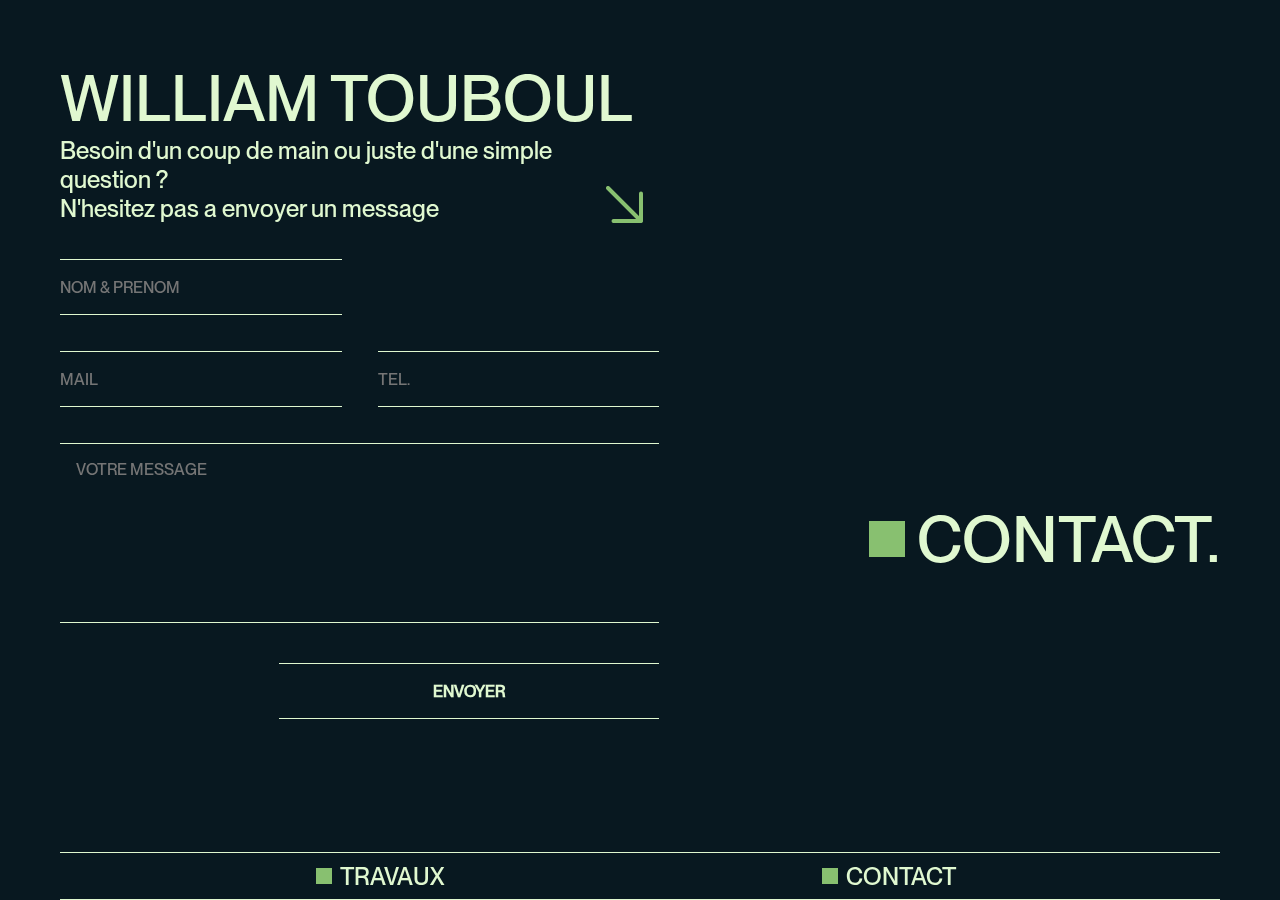
<file: contact.html>
<!DOCTYPE html>
<html lang="fr">

<head>
    <meta charset="UTF-8">
    <meta http-equiv="X-UA-Compatible" content="IE=edge">
    <meta name="viewport" content="width=device-width, initial-scale=1.0">
    <title>William Touboul</title>
    <link rel="stylesheet" href="assets/style/anim.css">
    <link rel="stylesheet" href="assets/style/contact.css">

    <link rel="icon" type="image/png" href="assets/images/rect.svg" sizes="16x16">
</head>

<body>
    <div class="noise"></div>

    <main class="main_contact">

        <div class="top_left">
            <div class="container">
                <h1 id="name_top_left">
                    WILLIAM TOUBOUL
                </h1>
            </div>
        </div>
        <div class="main_inner">

            <div class="form_container">
                <div class="accroche">
                    <p>
                        Besoin d'un coup de main ou juste d'une simple question ?
                        <br>
                        N'hesitez pas a envoyer un message
                    </p>
                    <img src="assets/images/green_arrow.svg" alt="">
                </div>

                <form action="https://formsubmit.co/95deda19921f77801f91fd5f8d08f56c" method="POST">
                    <input type="hidden" name="_subject" value="nouveau mail">
                    <!-- <input type="hidden" name="_next" value="https://williamtouboul.com/thankyou.html"> -->
                    <input type="hidden" name="_captcha" value="false">
                    <div>
                        <label for="name">NOM</label>
                        <input type="text" name="Nom" id="name" placeholder="NOM & PRENOM" required>
                    </div>
                    <div class="form_line">
                        <div>
                            <label for="email">MAIL</label>
                            <input type="email" name="email" id="email" placeholder="MAIL" required>
                        </div>
                        <div>
                            <label for="téléphone">TELEPHONE</label>
                            <input type="text" name="Téléphone" id="téléphone" placeholder="TEL." required>
                        </div>
                    </div>
                    <div>
                        <label for="message">MESSAGE</label>
                        <textarea name="message" id="message" placeholder="VOTRE MESSAGE" cols="30" rows="6"
                            required></textarea>
                    </div>

                    <input type="hidden" name="_captcha" value="true">
                    <button type="submit" class="submit">ENVOYER</button>
                </form>
            </div>
            <div class="page_title" style="overflow:hidden">
                <div class="square" id="square_portfolio"></div>
                <p id="main_pf_title">
                    CONTACT.
                </p>
            </div>

        </div>


        <nav id="main_nav">
            <div class="link">
                <div class="square"></div>
                <a href="works.html">
                    TRAVAUX
                </a>
            </div>

            <div class="link">
                <div class="square"></div>
                <a href="#">
                    CONTACT
                </a>
            </div>
        </nav>

    </main>

    <script src="https://cdnjs.cloudflare.com/ajax/libs/gsap/3.6.1/gsap.min.js"></script>

    <script src="assets/scripts/index.js"></script>

    <script>

    </script>
</body>

</html>
</file>
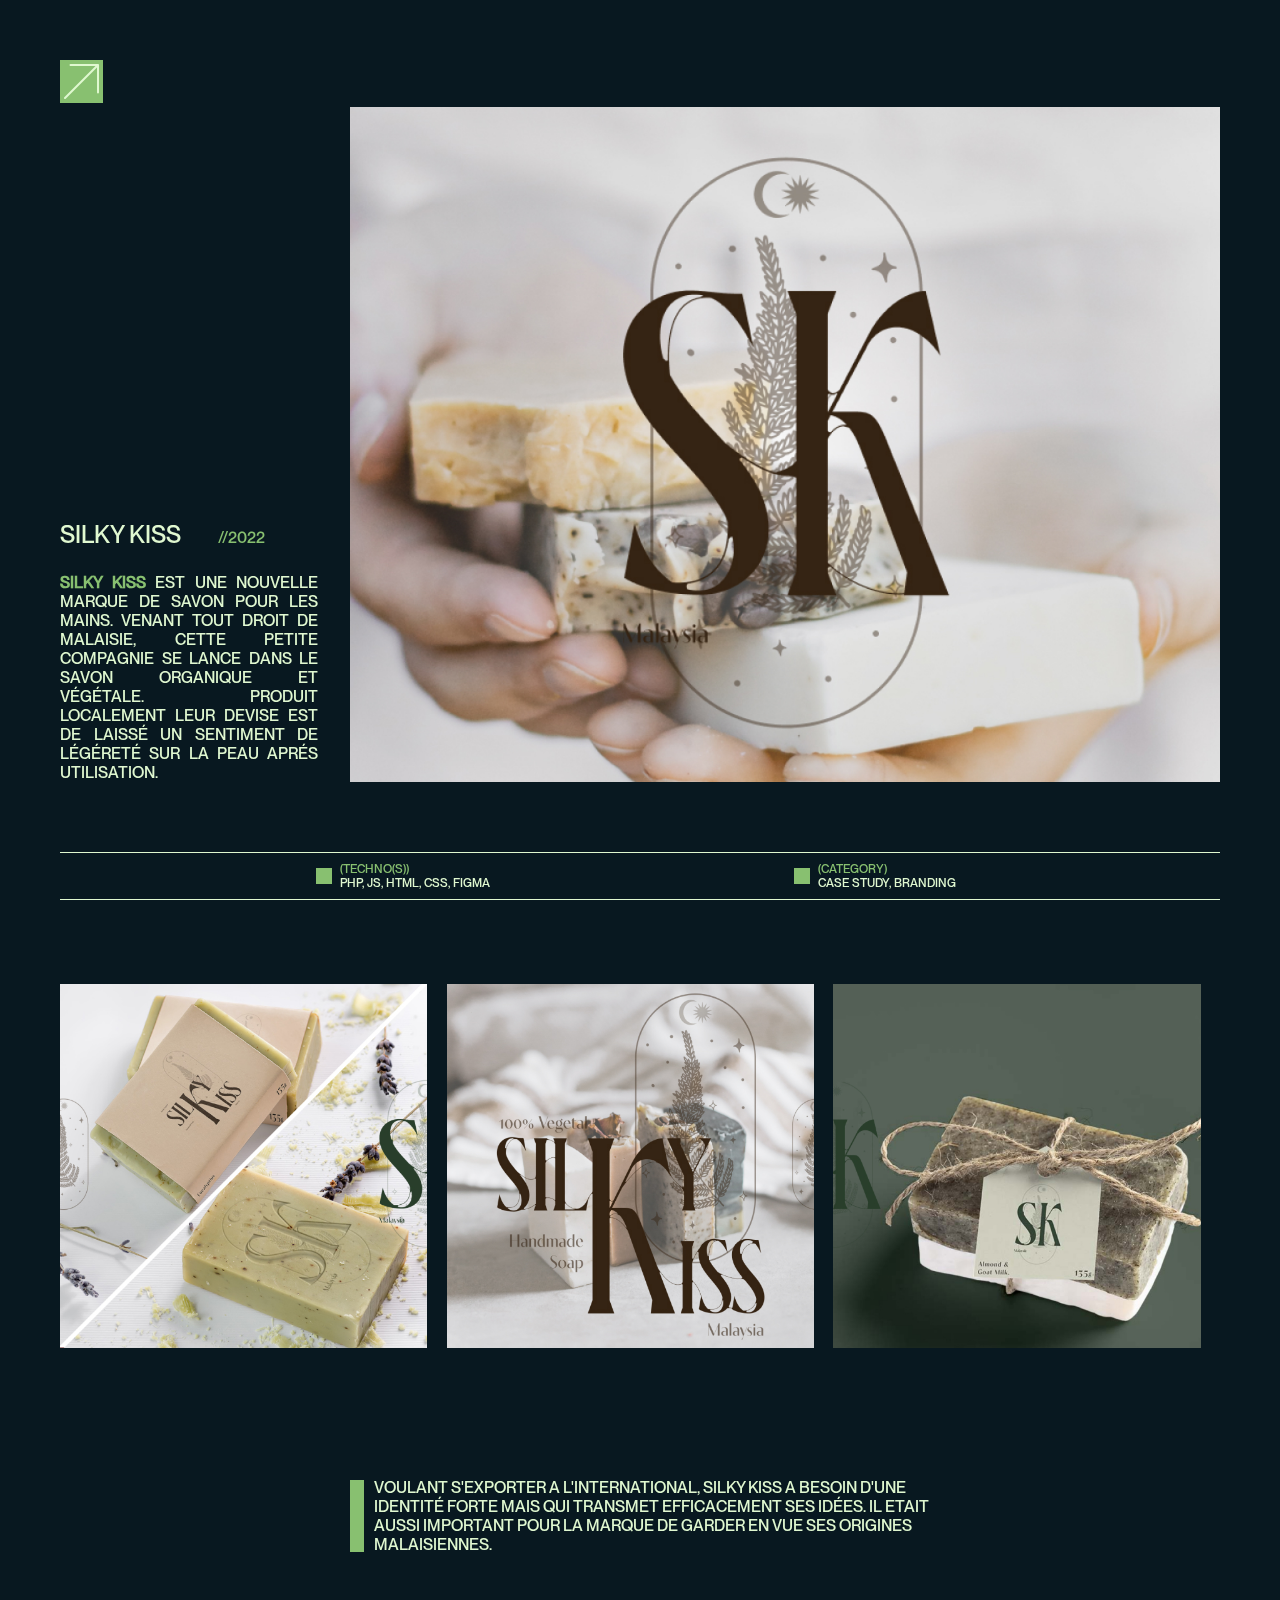
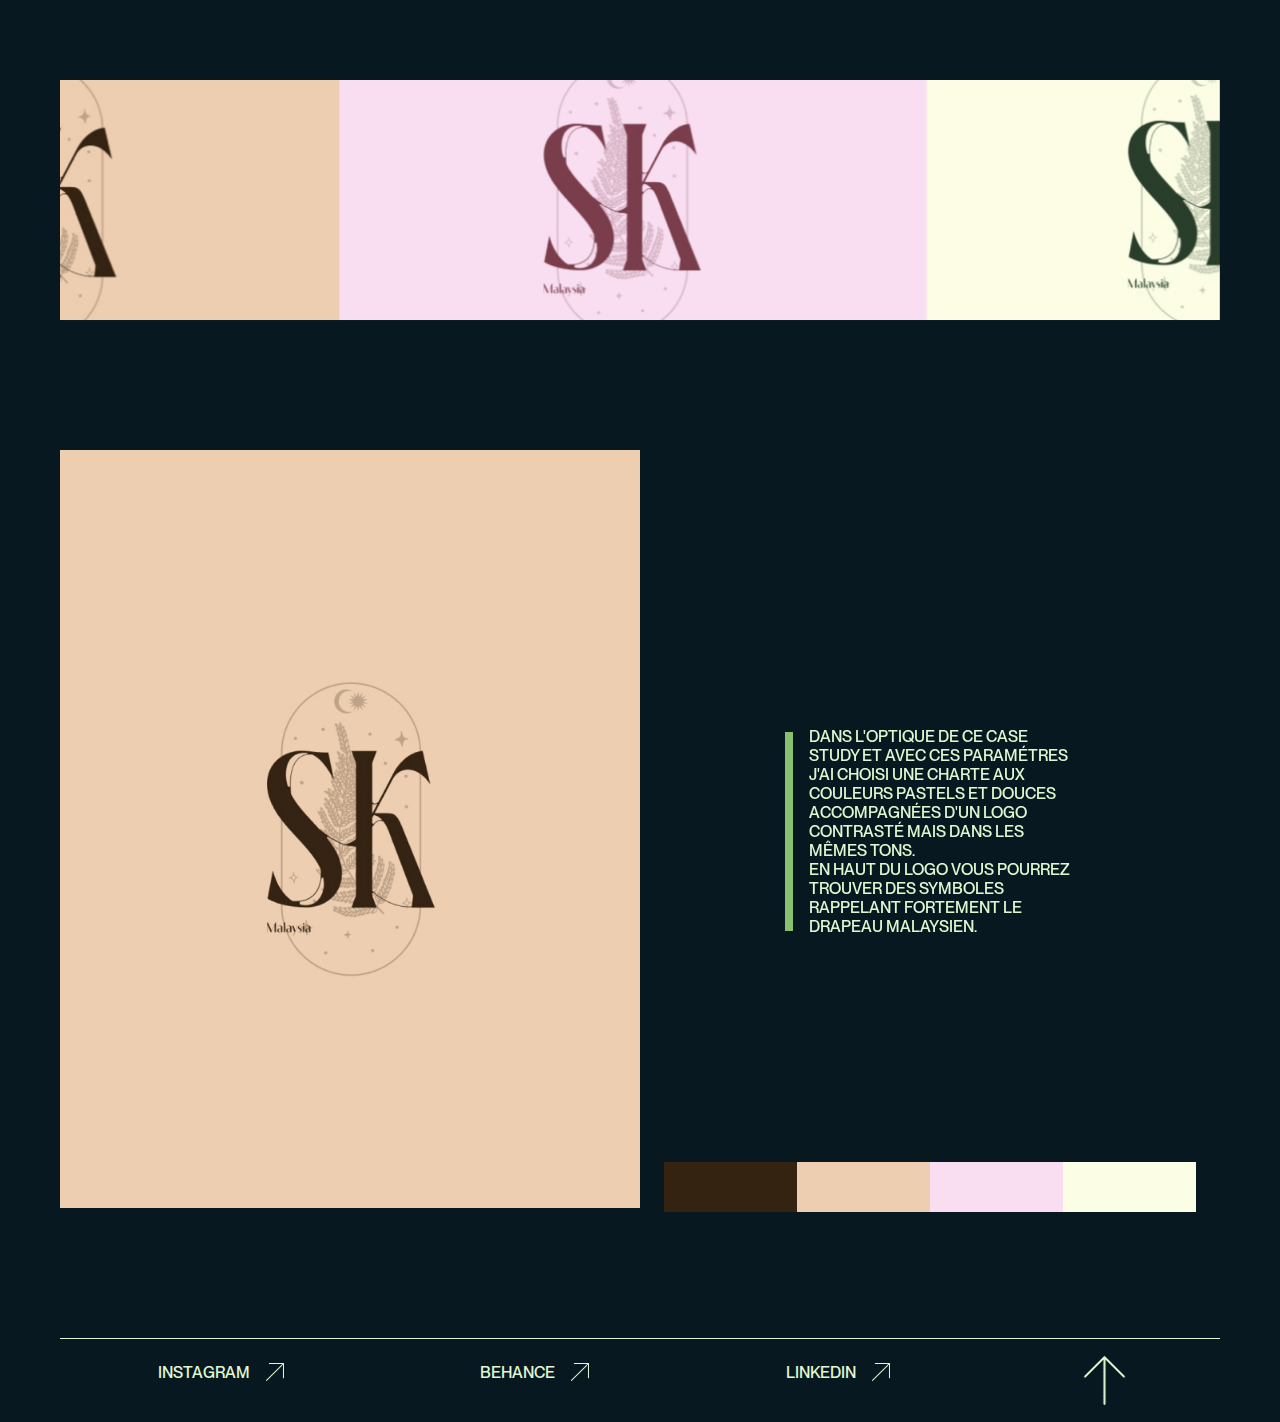
<file: projects/silkykiss/silkykiss.html>
<!DOCTYPE html>
<html lang="fr">

<head>
    <meta charset="UTF-8">
    <meta http-equiv="X-UA-Compatible" content="IE=edge">
    <meta name="viewport" content="width=device-width, initial-scale=1.0">
    <title>William Touboul</title>
    <link rel="stylesheet" href="../../assets/style/anim.css">
    <link rel="stylesheet" href="../../assets/style/main.css">
    <link rel="stylesheet" href="../../assets/style/project_page.css">
    <link rel="icon" type="image/png" href="../../assets/images/rect.svg" sizes="16x16">

</head>

<body>
    <div class="noise"></div>

    <main class="main_inside_project">

        <div class="back">
            <a href="javascript: history.go(-1)">
                <img src="../../assets/images/arrow.svg" alt="">
            </a>
        </div>

        <div class="landing_project">

            <div class="left">
                <h2>SILKY KISS <span>//2022</span></h2>
                <p>
                    <strong>SILKY KISS</strong> est une nouvelle marque de savon pour les mains.
                    Venant tout droit de Malaisie, cette petite compagnie se lance dans le savon organique et végétale.
                    Produit localement leur devise est de laissé un sentiment de légéreté sur la peau aprés utilisation.

                </p>
            </div>

            <div class="right">
                <img src="assets/main.jpg" alt="">
                <div class="filter"></div>
            </div>

        </div>

        <nav id="main_nav">
            <div class="link">
                <div class="square"></div>
                <div>
                    <p>(TECHNO(S))</p>
                    <p>PHP, JS, HTML, CSS, FIGMA</p>
                </div>
            </div>

            <div class="link">
                <div class="square"></div>
                <div>
                    <p>(CATEGORY)</p>
                    <p>CASE STUDY, BRANDING</p>
                </div>
            </div>
        </nav>
    </main>

    <div class="under_nav">
        <div class="gallery">
            <div class="gallery_container">
                <img src="assets/gal1.jpg" alt="">
                <div class="filter"></div>

            </div>

            <div class="gallery_container">
                <img src="assets/gal2.jpg" alt="">
                <div class="filter"></div>

            </div>

            <div class="gallery_container">
                <img src="assets/gal3.jpg" alt="">
                <div class="filter"></div>

            </div>
        </div>


        <div class="text_1">
            <p>
                Voulant s'exporter a l'international, Silky kiss a besoin d'une identité forte mais qui transmet
                efficacement ses idées. Il etait aussi important pour la marque de garder en vue ses origines
                malaisiennes.

            </p>
        </div>

        <div class="banner">
            <img src="assets/mid_banner.jpg" alt="">
            <div class="filter"></div>
        </div>

        <div class="bottom">
            <div class="left">
                <img src="assets/solo.jpg" alt="">
                <div class="filter"></div>
            </div>
            <div class="right">
                <p>
                    Dans l'optique de ce case study et avec ces paramétres j'ai choisi une charte aux couleurs
                    pastels et douces accompagnées d'un logo contrasté mais dans les mêmes tons.
                    <BR>
                    En haut du logo vous pourrez trouver des symboles rappelant fortement le drapeau malaysien.
                </p>


            </div>
            <div class="palette" style="display:flex;">
                <div class="color" style="width:25%; height : 100%; background-color : #352312"></div>
                <div class="color" style="width:25%; height : 100%; background-color : #EDCEB0"></div>
                <div class="color" style="width:25%; height : 100%; background-color : #F9DEF1"></div>
                <div class="color" style="width:25%; height : 100%; background-color : #FCFDE5"></div>

            </div>
        </div>
    </div>

    <footer>
        <div class="links">
            <a href="#">
                <p>INSTAGRAM</p>
                <img src="../../assets/images/arrow.svg" alt="">
            </a>
            <a href="#">
                <p>BEHANCE</p>
                <img src="../../assets/images/arrow.svg" alt="">
            </a>
            <a href="#">
                <p>LINKEDIN</p>
                <img src="../../assets/images/arrow.svg" alt="">
            </a>
        </div>

        <div class="to_top_container">
            <img src="../../assets/images/arrow.svg" alt="" id="back_to_top">
        </div>
    </footer>

    <script src="https://cdnjs.cloudflare.com/ajax/libs/gsap/3.6.1/gsap.min.js"></script>
    <script src="../../assets/scripts/marquee.js"></script>

    <!-- <script src="../../assets/scripts/animation.js"></script> -->
    <script src="../../assets/scripts/index.js"></script>
</body>

</html>
</file>
<file: assets/style/anim.css>
@keyframes bg-animation {
    0% {
        transform: translate(0, 0)
    }

    10% {
        transform: translate(-5%, -5%)
    }

    20% {
        transform: translate(-10%, 5%)
    }

    30% {
        transform: translate(5%, -10%)
    }

    40% {
        transform: translate(-5%, 15%)
    }

    50% {
        transform: translate(-10%, 5%)
    }

    60% {
        transform: translate(15%, 0)
    }

    70% {
        transform: translate(0, 10%)
    }

    80% {
        transform: translate(-15%, 0)
    }

    90% {
        transform: translate(10%, 5%)
    }

    100% {
        transform: translate(5%, 0)
    }
}
</file>
<file: assets/style/contact.css>
* {
  margin: 0;
  padding: 0;
  box-sizing: border-box;
}

@font-face {
  font-family: "Montreal Bold";
  src: url("../fonts/PPNeueMontreal-Bold.otf");
}
@font-face {
  font-family: "Montreal Book";
  src: url("../fonts/PPNeueMontreal-Bold.otf");
}
@font-face {
  font-family: "Montreal Medium";
  src: url("../fonts/PPNeueMontreal-Medium.otf");
}
@font-face {
  font-family: "Montreal Thin";
  src: url("../fonts/PPNeueMontreal-Thin.otf");
}
.scroll_locked {
  overflow-y: hidden;
}

html,
body {
  overflow-x: hidden;
}

body {
  -ms-overflow-style: none;
  scrollbar-width: none;
  background-color: #081820;
}
body::-webkit-scrollbar {
  display: none;
}
body .noise {
  position: fixed;
  top: -50%;
  left: -50%;
  right: -50%;
  bottom: -50%;
  width: 200%;
  height: 200vh;
  background: transparent url("http://assets.iceable.com/img/noise-transparent.png") repeat 0 0;
  background-repeat: repeat;
  -webkit-animation: bg-animation 0.6s infinite;
          animation: bg-animation 0.6s infinite;
  opacity: 0.9;
  visibility: visible;
  pointer-events: none;
  -webkit-user-select: none;
     -moz-user-select: none;
      -ms-user-select: none;
          user-select: none;
}
body .loader {
  position: fixed;
  top: 0;
  left: 0;
  width: 100vw;
  height: 100vh;
  background-color: #081820;
  z-index: 9999999;
  display: flex;
  justify-content: center;
  align-items: center;
}
body .loader .inner {
  display: flex;
  flex-direction: column;
  width: 50vw;
}
body .loader .inner .top {
  display: flex;
  flex-direction: row;
  justify-content: space-between;
}
body .loader .inner .top p {
  color: #E0F8D0;
  font-family: "Montreal Medium";
  font-weight: 500;
}
body .loader .inner .top p .p_1 {
  font-size: 24px;
}
body .loader .inner .top p .inter {
  color: #88C070;
  margin-left: 24px;
}
body .loader .inner .jauge {
  width: 100%;
  height: 8px;
  background-color: #346856;
  margin-top: 24px;
  position: relative;
}
body .loader .inner .jauge .jauge_inner {
  width: 0%;
  height: 100%;
  background-color: #88C070;
  position: absolute;
}
body main {
  padding-top: 60px;
  padding-left: 60px;
  padding-right: 60px;
  min-height: 100vh;
  height: 100%;
  width: 100%;
  overflow: hidden;
  position: relative;
  display: flex;
  flex-direction: column;
}
@media screen and (max-width: 768px) {
  body main {
    padding-top: 24px;
    padding-right: 24px;
    padding-left: 24px;
  }
}
body main .top_left {
  color: #E0F8D0;
  font-family: "Montreal Medium";
}
body main .top_left h1 {
  font-size: 5vw;
  font-weight: 500;
}
@media screen and (max-width: 768px) {
  body main .top_left h1 {
    font-size: 36px;
  }
}
body main .top_left h2 {
  font-size: 3.4vw;
  font-weight: 500;
  display: flex;
  flex-direction: row;
}
body main .top_left h2 span {
  margin-right: 15px;
}
@media screen and (max-width: 768px) {
  body main .top_left h2 {
    font-size: 24px;
  }
}
body main .top_left h3 {
  font-size: 2.6vw;
  font-weight: 500;
}
@media screen and (max-width: 768px) {
  body main .top_left h3 {
    font-size: 24px;
  }
}
body main .top_left span {
  color: #88C070;
}
body main .page_title {
  color: #E0F8D0;
  font-family: "Montreal Medium";
  align-self: flex-end;
  display: flex;
  flex-direction: row;
  align-items: center;
  height: 40vh;
}
@media screen and (max-width: 768px) {
  body main .page_title {
    align-items: flex-end;
    height: 60vh;
  }
}
body main .page_title .square {
  height: 36px;
  width: 36px;
  background-color: #88C070;
  margin-right: 12px;
  z-index: 50;
}
body main .page_title p {
  font-size: 5vw;
  font-weight: 500;
}
@media screen and (max-width: 768px) {
  body main .page_title p {
    font-size: 36px;
  }
}
body main nav {
  width: calc(100% - 120px);
  height: 48px;
  border-top: #E0F8D0 1px solid;
  border-bottom: #E0F8D0 1px solid;
  display: flex;
  flex-direction: row;
  align-items: center;
  padding-left: 20%;
  padding-right: 20%;
  justify-content: space-between;
  position: absolute;
  bottom: 0;
}
@media screen and (max-width: 768px) {
  body main nav {
    width: calc(100% - 48px);
    padding-left: 10%;
    padding-right: 10%;
  }
}
body main nav .link {
  display: flex;
  flex-direction: row;
  margin-right: 8px;
  align-items: center;
}
body main nav .link .square {
  height: 16px;
  width: 16px;
  background-color: #88C070;
  margin-right: 8px;
}
body main nav .link a {
  font-family: "Montreal Medium";
  font-weight: 500;
  color: #E0F8D0;
  text-decoration: none;
  font-size: 24px;
}
@media screen and (max-width: 768px) {
  body main nav .link a {
    font-size: 14px;
  }
}
body .container {
  overflow: hidden;
  white-space: nowrap;
  display: flex;
  flex-direction: row;
}
body .title,
body .title_2 {
  font-size: 12vw;
  position: relative;
  color: #E0F8D0;
  display: flex;
  margin: 0;
  will-change: transform;
  font-family: "Montreal Medium";
  font-weight: 500;
  text-transform: uppercase;
}
@media screen and (max-width: 768px) {
  body .title,
body .title_2 {
    font-size: 96px;
  }
}
body .title img,
body .title_2 img {
  margin-left: 18px;
  margin-right: 18px;
}
body .project_list {
  border-top: 1px #E0F8D0 solid;
  border-bottom: 1px #E0F8D0 solid;
  min-height: 50px;
  margin-left: 60px;
  margin-right: 60px;
  display: flex;
  flex-direction: column;
  z-index: 150;
  position: relative;
}
@media screen and (max-width: 768px) {
  body .project_list {
    margin-left: 24px;
    margin-right: 24px;
  }
}
body .project_list .list_inner {
  width: 80%;
  min-height: 50px;
  align-self: flex-end;
}
@media screen and (max-width: 768px) {
  body .project_list .list_inner {
    width: 100%;
    margin-left: 0px;
    margin-right: 0px;
  }
}
body .project_list .list_inner .list_element {
  display: grid;
  grid-template-columns: 6fr 3fr 1fr;
  align-items: center;
  justify-content: space-between;
  height: 160px;
  text-decoration: none;
  border-bottom: 1px #E0F8D0 solid;
}
@media screen and (max-width: 768px) {
  body .project_list .list_inner .list_element {
    grid-template-columns: 4fr 3fr 1fr;
  }
}
body .project_list .list_inner .list_element h4 {
  font-size: 3.4vw;
  color: #E0F8D0;
  font-family: "Montreal Medium";
  font-weight: 500;
}
body .project_list .list_inner .list_element h4 span {
  color: #88C070;
}
@media screen and (max-width: 768px) {
  body .project_list .list_inner .list_element h4 {
    font-size: 14px;
  }
}
body .project_list .list_inner .list_element p {
  font-size: 16px;
  font-family: "Montreal Medium";
  font-weight: 500;
}
@media screen and (max-width: 768px) {
  body .project_list .list_inner .list_element p {
    font-size: 8px;
  }
}
body .project_list .list_inner .list_element p .cat {
  color: #E0F8D0;
}
body .project_list .list_inner .list_element p .date {
  color: #88C070;
}
@media screen and (max-width: 768px) {
  body .project_list .list_inner .list_element img {
    height: 14px;
    width: 14px;
  }
}
body .project_list .list_inner .see_more {
  margin-top: 24px;
  margin-bottom: 96px;
  text-transform: uppercase;
  font-size: 16px;
  font-family: "Montreal Medium";
  font-weight: 500;
  display: flex;
  flex-direction: row;
}
body .project_list .list_inner .see_more a {
  text-decoration: none;
  color: #E0F8D0;
}
body .project_list .list_inner .see_more img {
  background-color: #88C070;
  padding: 4px;
  height: 17px;
  width: 17px;
  margin-left: 14px;
}
body .about_me {
  margin-right: 60px;
  margin-left: 60px;
  padding-left: 15%;
  border-top: 1px #E0F8D0 solid;
  border-bottom: 1px #E0F8D0 solid;
  min-height: 50px;
  padding-top: 96px;
  display: flex;
  flex-direction: row;
  justify-content: space-between;
  padding-bottom: 70px;
}
@media screen and (max-width: 768px) {
  body .about_me {
    flex-direction: column;
    margin-right: 24px;
    margin-left: 24px;
    padding-left: 0;
  }
}
body .about_me .about_me_text {
  font-size: 16px;
  font-family: "Montreal Medium";
  font-weight: 500;
  text-transform: uppercase;
  color: #E0F8D0;
  text-align: justify;
  width: 35vw;
  position: relative;
}
@media screen and (max-width: 768px) {
  body .about_me .about_me_text {
    width: 100%;
    font-size: 12px;
  }
}
body .about_me .about_me_text p {
  position: relative;
  text-indent: 24px;
  margin-bottom: 16px;
  letter-spacing: 0.045em;
  line-height: 21px;
}
body .about_me .about_me_text p::after {
  content: "";
  height: 14px;
  width: 14px;
  background-color: #88C070;
  position: absolute;
  top: 0;
  left: 0;
}
body .about_me .page_title {
  color: #E0F8D0;
  font-family: "Montreal Medium";
  align-self: flex-end;
  display: flex;
  flex-direction: row;
  height: 40vh;
  align-items: center;
}
body .about_me .page_title .square {
  height: 36px;
  width: 36px;
  background-color: #88C070;
  margin-right: 12px;
  z-index: 50;
}
body .about_me .page_title p {
  font-size: 5vw;
  font-weight: 500;
}
@media screen and (max-width: 768px) {
  body .about_me .page_title p {
    font-size: 36px;
  }
}
body footer {
  margin-right: 60px;
  margin-left: 60px;
  display: grid;
  grid-template-columns: 4fr 1fr;
  padding-top: 24px;
  padding-bottom: 24px;
}
@media screen and (max-width: 768px) {
  body footer {
    margin-left: 24px;
    margin-right: 24px;
    padding-top: 12px;
    padding-right: 12px;
  }
  body footer img {
    height: 13px;
    width: 13px;
  }
}
body footer .links {
  display: flex;
  flex-direction: row;
  justify-content: space-around;
}
body footer .links a {
  display: flex;
  flex-direction: row;
  text-decoration: none;
  color: #E0F8D0;
  font-family: "Montreal Medium";
  font-size: 16px;
  font-weight: 500;
}
@media screen and (max-width: 768px) {
  body footer .links a {
    font-size: 8px;
  }
}
body footer .links a img {
  height: 18px;
  width: 18px;
  margin-left: 16px;
  transition: all 0.5s ease-in-out;
}
@media screen and (max-width: 768px) {
  body footer .links a img {
    height: 8px;
    width: 8px;
    margin-left: 8px;
  }
}
body footer .links a:hover {
  color: #88C070;
}
body footer .links a:hover img {
  transform: rotate(-45deg);
  fill: #88C070 !important;
}
body footer .to_top_container {
  display: flex;
  align-items: center;
  justify-content: center;
  cursor: pointer;
}
body footer .to_top_container img {
  transform: rotate(-45deg);
}

.project_img {
  position: absolute;
  top: 0;
  left: -20%;
  width: 20%;
  transform: translateY(-50%);
  transition: all 0.2s ease-out;
}
@media screen and (max-width: 768px) {
  .project_img {
    display: none;
  }
}

@media screen and (max-width: 768px) {
  .main_contact {
    height: 100vh;
  }
}
.main_contact .main_inner {
  display: flex;
  flex-direction: row;
  justify-content: space-between;
}
@media screen and (max-width: 768px) {
  .main_contact .main_inner {
    flex-direction: column;
  }
}
.main_contact .main_inner .form_container .accroche {
  display: flex;
  flex-direction: row;
}
@media screen and (max-width: 768px) {
  .main_contact .main_inner .form_container .accroche {
    margin-top: 9px;
  }
}
.main_contact .main_inner .form_container .accroche p {
  font-size: 24px;
  font-family: "Montreal Medium";
  font-size: 500;
  color: #E0F8D0;
  width: 85%;
}
@media screen and (max-width: 768px) {
  .main_contact .main_inner .form_container .accroche p {
    font-size: 12px;
  }
}
.main_contact .main_inner .form_container .accroche img {
  align-self: flex-end;
}
@media screen and (max-width: 768px) {
  .main_contact .main_inner .form_container .accroche img {
    height: 23px;
    width: 23px;
  }
}
.main_contact .main_inner .form_container form {
  display: flex;
  flex-direction: column;
  width: calc(44vw + 36px);
}
@media screen and (max-width: 768px) {
  .main_contact .main_inner .form_container form {
    margin-top: 9px;
    width: 100%;
  }
}
.main_contact .main_inner .form_container form label {
  display: none;
}
.main_contact .main_inner .form_container form .form_line {
  display: flex;
  flex-direction: row;
}
@media screen and (max-width: 768px) {
  .main_contact .main_inner .form_container form .form_line {
    width: 100%;
    flex-direction: column;
  }
}
.main_contact .main_inner .form_container form input {
  height: 56px;
  width: 22vw;
  margin-right: 36px;
  margin-top: 36px;
  background-color: transparent;
  border: none;
  border-top: 1px #E0F8D0 solid;
  border-bottom: 1px #E0F8D0 solid;
  color: #E0F8D0;
  font-family: "Montreal Medium";
  font-size: 16px;
}
.main_contact .main_inner .form_container form input::-moz-placeholder {
  font-family: "Montreal Medium";
  font-size: 16px;
  font-weight: 500;
}
.main_contact .main_inner .form_container form input:-ms-input-placeholder {
  font-family: "Montreal Medium";
  font-size: 16px;
  font-weight: 500;
}
.main_contact .main_inner .form_container form input::placeholder {
  font-family: "Montreal Medium";
  font-size: 16px;
  font-weight: 500;
}
@media screen and (max-width: 768px) {
  .main_contact .main_inner .form_container form input::-moz-placeholder {
    font-size: 12px;
  }
  .main_contact .main_inner .form_container form input:-ms-input-placeholder {
    font-size: 12px;
  }
  .main_contact .main_inner .form_container form input::placeholder {
    font-size: 12px;
  }
}
@media screen and (max-width: 768px) {
  .main_contact .main_inner .form_container form input {
    width: 100%;
    margin-top: 9px;
    margin-bottom: 9px;
    height: 32px;
    padding-left: 24px;
  }
}
.main_contact .main_inner .form_container form textarea {
  width: calc(44vw + 36px);
  margin-top: 36px;
  background-color: transparent;
  border: none;
  border-top: 1px #E0F8D0 solid;
  border-bottom: 1px #E0F8D0 solid;
  height: 20vh;
  resize: none;
  padding: 16px;
  color: #E0F8D0;
  font-family: "Montreal Medium";
  font-size: 16px;
}
@media screen and (max-width: 768px) {
  .main_contact .main_inner .form_container form textarea {
    width: 100%;
  }
}
@media screen and (max-width: 768px) {
  .main_contact .main_inner .form_container form textarea::-moz-placeholder {
    font-size: 12px;
  }
  .main_contact .main_inner .form_container form textarea:-ms-input-placeholder {
    font-size: 12px;
  }
  .main_contact .main_inner .form_container form textarea::placeholder {
    font-size: 12px;
  }
}
.main_contact .main_inner .form_container form button {
  height: 56px;
  width: 380px;
  margin-top: 36px;
  align-self: flex-end;
  background-color: transparent;
  border: none;
  border-top: 1px #E0F8D0 solid;
  border-bottom: 1px #E0F8D0 solid;
  cursor: pointer;
  color: #E0F8D0;
  font-family: "Montreal Medium";
  font-weight: 800;
  font-size: 16px;
}
@media screen and (max-width: 768px) {
  .main_contact .main_inner .form_container form button {
    width: 100%;
    margin-left: 24px;
  }
}

@media screen and (max-width: 768px) {
  .page_title {
    display: none;
  }
}/*# sourceMappingURL=contact.css.map */
</file>
<file: assets/style/main.css>
* {
  margin: 0;
  padding: 0;
  box-sizing: border-box;
}

@font-face {
  font-family: "Montreal Bold";
  src: url("../fonts/PPNeueMontreal-Bold.otf");
}
@font-face {
  font-family: "Montreal Book";
  src: url("../fonts/PPNeueMontreal-Bold.otf");
}
@font-face {
  font-family: "Montreal Medium";
  src: url("../fonts/PPNeueMontreal-Medium.otf");
}
@font-face {
  font-family: "Montreal Thin";
  src: url("../fonts/PPNeueMontreal-Thin.otf");
}
.scroll_locked {
  overflow-y: hidden;
}

strong {
  color: #88C070;
}

html,
body {
  overflow-x: hidden;
}

body {
  -ms-overflow-style: none;
  scrollbar-width: none;
  background-color: #081820;
}
body::-webkit-scrollbar {
  display: none;
}
body .noise {
  position: fixed;
  top: -50%;
  left: -50%;
  right: -50%;
  bottom: -50%;
  width: 200%;
  height: 200vh;
  background: transparent url("http://assets.iceable.com/img/noise-transparent.png") repeat 0 0;
  background-repeat: repeat;
  -webkit-animation: bg-animation 0.6s infinite;
          animation: bg-animation 0.6s infinite;
  opacity: 0.9;
  visibility: visible;
  pointer-events: none;
  -webkit-user-select: none;
     -moz-user-select: none;
      -ms-user-select: none;
          user-select: none;
}
body .loader {
  position: fixed;
  top: 0;
  left: 0;
  width: 100vw;
  height: 100vh;
  background-color: #081820;
  z-index: 9999999;
  display: flex;
  justify-content: center;
  align-items: center;
}
body .loader .inner {
  display: flex;
  flex-direction: column;
  width: 50vw;
}
body .loader .inner .top {
  display: flex;
  flex-direction: row;
  justify-content: space-between;
}
body .loader .inner .top p {
  color: #E0F8D0;
  font-family: "Montreal Medium";
  font-weight: 500;
}
body .loader .inner .top p .p_1 {
  font-size: 24px;
}
body .loader .inner .top p .inter {
  color: #88C070;
  margin-left: 24px;
}
body .loader .inner .jauge {
  width: 100%;
  height: 8px;
  background-color: #346856;
  margin-top: 24px;
  position: relative;
}
body .loader .inner .jauge .jauge_inner {
  width: 0%;
  height: 100%;
  background-color: #88C070;
  position: absolute;
}
body main {
  padding-top: 60px;
  padding-left: 60px;
  padding-right: 60px;
  min-height: 100vh;
  height: 100%;
  width: 100%;
  overflow: hidden;
  position: relative;
  display: flex;
  flex-direction: column;
}
@media screen and (max-width: 768px) {
  body main {
    padding-top: 24px;
    padding-right: 24px;
    padding-left: 24px;
  }
}
body main .top_left {
  color: #E0F8D0;
  font-family: "Montreal Medium";
}
body main .top_left h1 {
  font-size: 5vw;
  font-weight: 500;
}
@media screen and (max-width: 768px) {
  body main .top_left h1 {
    font-size: 36px;
  }
}
body main .top_left h2 {
  font-size: 3.4vw;
  font-weight: 500;
  display: flex;
  flex-direction: row;
}
body main .top_left h2 span {
  margin-right: 15px;
}
@media screen and (max-width: 768px) {
  body main .top_left h2 {
    font-size: 24px;
  }
}
body main .top_left h3 {
  font-size: 2.6vw;
  font-weight: 500;
}
@media screen and (max-width: 768px) {
  body main .top_left h3 {
    font-size: 24px;
  }
}
body main .top_left span {
  color: #88C070;
}
body main .page_title {
  color: #E0F8D0;
  font-family: "Montreal Medium";
  align-self: flex-end;
  display: flex;
  flex-direction: row;
  align-items: center;
  height: 40vh;
}
@media screen and (max-width: 768px) {
  body main .page_title {
    align-items: flex-end;
    height: 60vh;
  }
}
body main .page_title .square {
  height: 36px;
  width: 36px;
  background-color: #88C070;
  margin-right: 12px;
  z-index: 50;
}
body main .page_title p {
  font-size: 5vw;
  font-weight: 500;
}
@media screen and (max-width: 768px) {
  body main .page_title p {
    font-size: 36px;
  }
}
body main nav {
  width: calc(100% - 120px);
  height: 48px;
  border-top: #E0F8D0 1px solid;
  border-bottom: #E0F8D0 1px solid;
  display: flex;
  flex-direction: row;
  align-items: center;
  padding-left: 20%;
  padding-right: 20%;
  justify-content: space-between;
  position: absolute;
  bottom: 0;
}
@media screen and (max-width: 768px) {
  body main nav {
    width: calc(100% - 48px);
    padding-left: 10%;
    padding-right: 10%;
  }
}
body main nav .link {
  display: flex;
  flex-direction: row;
  margin-right: 8px;
  align-items: center;
}
body main nav .link .square {
  height: 16px;
  width: 16px;
  background-color: #88C070;
  margin-right: 8px;
}
body main nav .link a {
  font-family: "Montreal Medium";
  font-weight: 500;
  color: #E0F8D0;
  text-decoration: none;
  font-size: 24px;
}
@media screen and (max-width: 768px) {
  body main nav .link a {
    font-size: 14px;
  }
}
body .container {
  overflow: hidden;
  white-space: nowrap;
  display: flex;
  flex-direction: row;
}
body .title,
body .title_2 {
  font-size: 12vw;
  position: relative;
  color: #E0F8D0;
  display: flex;
  margin: 0;
  will-change: transform;
  font-family: "Montreal Medium";
  font-weight: 500;
  text-transform: uppercase;
}
@media screen and (max-width: 768px) {
  body .title,
body .title_2 {
    font-size: 96px;
  }
}
body .title img,
body .title_2 img {
  margin-left: 18px;
  margin-right: 18px;
}
body .project_list {
  border-top: 1px #E0F8D0 solid;
  border-bottom: 1px #E0F8D0 solid;
  min-height: 50px;
  margin-left: 60px;
  margin-right: 60px;
  display: flex;
  flex-direction: column;
  z-index: 150;
  position: relative;
}
@media screen and (max-width: 768px) {
  body .project_list {
    margin-left: 24px;
    margin-right: 24px;
  }
}
body .project_list .list_inner {
  width: 80%;
  min-height: 50px;
  align-self: flex-end;
}
@media screen and (max-width: 768px) {
  body .project_list .list_inner {
    width: 100%;
    margin-left: 0px;
    margin-right: 0px;
  }
}
body .project_list .list_inner .list_element {
  display: grid;
  grid-template-columns: 6fr 3fr 1fr;
  align-items: center;
  justify-content: space-between;
  height: 160px;
  text-decoration: none;
  border-bottom: 1px #E0F8D0 solid;
}
@media screen and (max-width: 768px) {
  body .project_list .list_inner .list_element {
    grid-template-columns: 4fr 3fr 1fr;
  }
}
body .project_list .list_inner .list_element h4 {
  font-size: 3.4vw;
  color: #E0F8D0;
  font-family: "Montreal Medium";
  font-weight: 500;
}
body .project_list .list_inner .list_element h4 span {
  color: #88C070;
}
@media screen and (max-width: 768px) {
  body .project_list .list_inner .list_element h4 {
    font-size: 14px;
  }
}
body .project_list .list_inner .list_element p {
  font-size: 16px;
  font-family: "Montreal Medium";
  font-weight: 500;
}
@media screen and (max-width: 768px) {
  body .project_list .list_inner .list_element p {
    font-size: 8px;
  }
}
body .project_list .list_inner .list_element p .cat {
  color: #E0F8D0;
}
body .project_list .list_inner .list_element p .date {
  color: #88C070;
}
@media screen and (max-width: 768px) {
  body .project_list .list_inner .list_element img {
    height: 14px;
    width: 14px;
  }
}
body .project_list .list_inner .see_more {
  margin-top: 24px;
  margin-bottom: 96px;
  text-transform: uppercase;
  font-size: 16px;
  font-family: "Montreal Medium";
  font-weight: 500;
  display: flex;
  flex-direction: row;
}
body .project_list .list_inner .see_more a {
  text-decoration: none;
  color: #E0F8D0;
}
body .project_list .list_inner .see_more img {
  background-color: #88C070;
  padding: 4px;
  height: 17px;
  width: 17px;
  margin-left: 14px;
}
body .about_me {
  margin-right: 60px;
  margin-left: 60px;
  padding-left: 15%;
  border-top: 1px #E0F8D0 solid;
  border-bottom: 1px #E0F8D0 solid;
  min-height: 50px;
  padding-top: 96px;
  display: flex;
  flex-direction: row;
  justify-content: space-between;
  padding-bottom: 70px;
}
@media screen and (max-width: 768px) {
  body .about_me {
    flex-direction: column;
    margin-right: 24px;
    margin-left: 24px;
    padding-left: 0;
  }
}
body .about_me .about_me_text {
  font-size: 16px;
  font-family: "Montreal Medium";
  font-weight: 500;
  text-transform: uppercase;
  color: #E0F8D0;
  text-align: justify;
  width: 35vw;
  position: relative;
}
@media screen and (max-width: 768px) {
  body .about_me .about_me_text {
    width: 100%;
    font-size: 12px;
  }
}
body .about_me .about_me_text p {
  position: relative;
  text-indent: 24px;
  margin-bottom: 16px;
  letter-spacing: 0.045em;
  line-height: 21px;
}
body .about_me .about_me_text p::after {
  content: "";
  height: 14px;
  width: 14px;
  background-color: #88C070;
  position: absolute;
  top: 0;
  left: 0;
}
body .about_me .page_title {
  color: #E0F8D0;
  font-family: "Montreal Medium";
  align-self: flex-end;
  display: flex;
  flex-direction: row;
  height: 40vh;
  align-items: center;
}
body .about_me .page_title .square {
  height: 36px;
  width: 36px;
  background-color: #88C070;
  margin-right: 12px;
  z-index: 50;
}
body .about_me .page_title p {
  font-size: 5vw;
  font-weight: 500;
}
@media screen and (max-width: 768px) {
  body .about_me .page_title p {
    font-size: 36px;
  }
}
body footer {
  margin-right: 60px;
  margin-left: 60px;
  display: grid;
  grid-template-columns: 4fr 1fr;
  padding-top: 24px;
  padding-bottom: 24px;
}
@media screen and (max-width: 768px) {
  body footer {
    margin-left: 24px;
    margin-right: 24px;
    padding-top: 12px;
    padding-right: 12px;
  }
  body footer img {
    height: 13px;
    width: 13px;
  }
}
body footer .links {
  display: flex;
  flex-direction: row;
  justify-content: space-around;
}
body footer .links a {
  display: flex;
  flex-direction: row;
  text-decoration: none;
  color: #E0F8D0;
  font-family: "Montreal Medium";
  font-size: 16px;
  font-weight: 500;
}
@media screen and (max-width: 768px) {
  body footer .links a {
    font-size: 8px;
  }
}
body footer .links a img {
  height: 18px;
  width: 18px;
  margin-left: 16px;
  transition: all 0.5s ease-in-out;
}
@media screen and (max-width: 768px) {
  body footer .links a img {
    height: 8px;
    width: 8px;
    margin-left: 8px;
  }
}
body footer .links a:hover {
  color: #88C070;
}
body footer .links a:hover img {
  transform: rotate(-45deg);
  fill: #88C070 !important;
}
body footer .to_top_container {
  display: flex;
  align-items: center;
  justify-content: center;
  cursor: pointer;
}
body footer .to_top_container img {
  transform: rotate(-45deg);
}

.project_img {
  position: absolute;
  top: 0;
  left: -20%;
  width: 20%;
  transform: translateY(-50%);
  transition: all 0.2s ease-out;
}
@media screen and (max-width: 768px) {
  .project_img {
    display: none;
  }
}/*# sourceMappingURL=main.css.map */
</file>
<file: assets/style/project_page.css>
* {
  margin: 0;
  padding: 0;
  box-sizing: border-box;
}

@font-face {
  font-family: "Montreal Bold";
  src: url("../fonts/PPNeueMontreal-Bold.otf");
}
@font-face {
  font-family: "Montreal Book";
  src: url("../fonts/PPNeueMontreal-Bold.otf");
}
@font-face {
  font-family: "Montreal Medium";
  src: url("../fonts/PPNeueMontreal-Medium.otf");
}
@font-face {
  font-family: "Montreal Thin";
  src: url("../fonts/PPNeueMontreal-Thin.otf");
}
.scroll_locked {
  overflow-y: hidden;
}

html,
body {
  overflow-x: hidden;
}

body {
  -ms-overflow-style: none;
  scrollbar-width: none;
  background-color: #081820;
}
body::-webkit-scrollbar {
  display: none;
}
body .noise {
  position: fixed;
  top: -50%;
  left: -50%;
  right: -50%;
  bottom: -50%;
  width: 200%;
  height: 200vh;
  background: transparent url("http://assets.iceable.com/img/noise-transparent.png") repeat 0 0;
  background-repeat: repeat;
  -webkit-animation: bg-animation 0.6s infinite;
          animation: bg-animation 0.6s infinite;
  opacity: 0.9;
  visibility: visible;
  pointer-events: none;
  -webkit-user-select: none;
     -moz-user-select: none;
      -ms-user-select: none;
          user-select: none;
}
body .loader {
  position: fixed;
  top: 0;
  left: 0;
  width: 100vw;
  height: 100vh;
  background-color: #081820;
  z-index: 9999999;
  display: flex;
  justify-content: center;
  align-items: center;
}
body .loader .inner {
  display: flex;
  flex-direction: column;
  width: 50vw;
}
body .loader .inner .top {
  display: flex;
  flex-direction: row;
  justify-content: space-between;
}
body .loader .inner .top p {
  color: #E0F8D0;
  font-family: "Montreal Medium";
  font-weight: 500;
}
body .loader .inner .top p .p_1 {
  font-size: 24px;
}
body .loader .inner .top p .inter {
  color: #88C070;
  margin-left: 24px;
}
body .loader .inner .jauge {
  width: 100%;
  height: 8px;
  background-color: #346856;
  margin-top: 24px;
  position: relative;
}
body .loader .inner .jauge .jauge_inner {
  width: 0%;
  height: 100%;
  background-color: #88C070;
  position: absolute;
}
body main {
  padding-top: 60px;
  padding-left: 60px;
  padding-right: 60px;
  min-height: 100vh;
  height: 100%;
  width: 100%;
  overflow: hidden;
  position: relative;
  display: flex;
  flex-direction: column;
}
@media screen and (max-width: 768px) {
  body main {
    padding-top: 24px;
    padding-right: 24px;
    padding-left: 24px;
  }
}
body main .top_left {
  color: #E0F8D0;
  font-family: "Montreal Medium";
}
body main .top_left h1 {
  font-size: 5vw;
  font-weight: 500;
}
@media screen and (max-width: 768px) {
  body main .top_left h1 {
    font-size: 36px;
  }
}
body main .top_left h2 {
  font-size: 3.4vw;
  font-weight: 500;
  display: flex;
  flex-direction: row;
}
body main .top_left h2 span {
  margin-right: 15px;
}
@media screen and (max-width: 768px) {
  body main .top_left h2 {
    font-size: 24px;
  }
}
body main .top_left h3 {
  font-size: 2.6vw;
  font-weight: 500;
}
@media screen and (max-width: 768px) {
  body main .top_left h3 {
    font-size: 24px;
  }
}
body main .top_left span {
  color: #88C070;
}
body main .page_title {
  color: #E0F8D0;
  font-family: "Montreal Medium";
  align-self: flex-end;
  display: flex;
  flex-direction: row;
  align-items: center;
  height: 40vh;
}
@media screen and (max-width: 768px) {
  body main .page_title {
    align-items: flex-end;
    height: 60vh;
  }
}
body main .page_title .square {
  height: 36px;
  width: 36px;
  background-color: #88C070;
  margin-right: 12px;
  z-index: 50;
}
body main .page_title p {
  font-size: 5vw;
  font-weight: 500;
}
@media screen and (max-width: 768px) {
  body main .page_title p {
    font-size: 36px;
  }
}
body main nav {
  width: calc(100% - 120px);
  height: 48px;
  border-top: #E0F8D0 1px solid;
  border-bottom: #E0F8D0 1px solid;
  display: flex;
  flex-direction: row;
  align-items: center;
  padding-left: 20%;
  padding-right: 20%;
  justify-content: space-between;
  position: absolute;
  bottom: 0;
}
@media screen and (max-width: 768px) {
  body main nav {
    width: calc(100% - 48px);
    padding-left: 10%;
    padding-right: 10%;
  }
}
body main nav .link {
  display: flex;
  flex-direction: row;
  margin-right: 8px;
  align-items: center;
}
body main nav .link .square {
  height: 16px;
  width: 16px;
  background-color: #88C070;
  margin-right: 8px;
}
body main nav .link a {
  font-family: "Montreal Medium";
  font-weight: 500;
  color: #E0F8D0;
  text-decoration: none;
  font-size: 24px;
}
@media screen and (max-width: 768px) {
  body main nav .link a {
    font-size: 14px;
  }
}
body .container {
  overflow: hidden;
  white-space: nowrap;
  display: flex;
  flex-direction: row;
}
body .title,
body .title_2 {
  font-size: 12vw;
  position: relative;
  color: #E0F8D0;
  display: flex;
  margin: 0;
  will-change: transform;
  font-family: "Montreal Medium";
  font-weight: 500;
  text-transform: uppercase;
}
@media screen and (max-width: 768px) {
  body .title,
body .title_2 {
    font-size: 96px;
  }
}
body .title img,
body .title_2 img {
  margin-left: 18px;
  margin-right: 18px;
}
body .project_list {
  border-top: 1px #E0F8D0 solid;
  border-bottom: 1px #E0F8D0 solid;
  min-height: 50px;
  margin-left: 60px;
  margin-right: 60px;
  display: flex;
  flex-direction: column;
  z-index: 150;
  position: relative;
}
@media screen and (max-width: 768px) {
  body .project_list {
    margin-left: 24px;
    margin-right: 24px;
  }
}
body .project_list .list_inner {
  width: 80%;
  min-height: 50px;
  align-self: flex-end;
}
@media screen and (max-width: 768px) {
  body .project_list .list_inner {
    width: 100%;
    margin-left: 0px;
    margin-right: 0px;
  }
}
body .project_list .list_inner .list_element {
  display: grid;
  grid-template-columns: 6fr 3fr 1fr;
  align-items: center;
  justify-content: space-between;
  height: 160px;
  text-decoration: none;
  border-bottom: 1px #E0F8D0 solid;
}
@media screen and (max-width: 768px) {
  body .project_list .list_inner .list_element {
    grid-template-columns: 4fr 3fr 1fr;
  }
}
body .project_list .list_inner .list_element h4 {
  font-size: 3.4vw;
  color: #E0F8D0;
  font-family: "Montreal Medium";
  font-weight: 500;
}
body .project_list .list_inner .list_element h4 span {
  color: #88C070;
}
@media screen and (max-width: 768px) {
  body .project_list .list_inner .list_element h4 {
    font-size: 14px;
  }
}
body .project_list .list_inner .list_element p {
  font-size: 16px;
  font-family: "Montreal Medium";
  font-weight: 500;
}
@media screen and (max-width: 768px) {
  body .project_list .list_inner .list_element p {
    font-size: 8px;
  }
}
body .project_list .list_inner .list_element p .cat {
  color: #E0F8D0;
}
body .project_list .list_inner .list_element p .date {
  color: #88C070;
}
@media screen and (max-width: 768px) {
  body .project_list .list_inner .list_element img {
    height: 14px;
    width: 14px;
  }
}
body .project_list .list_inner .see_more {
  margin-top: 24px;
  margin-bottom: 96px;
  text-transform: uppercase;
  font-size: 16px;
  font-family: "Montreal Medium";
  font-weight: 500;
  display: flex;
  flex-direction: row;
}
body .project_list .list_inner .see_more a {
  text-decoration: none;
  color: #E0F8D0;
}
body .project_list .list_inner .see_more img {
  background-color: #88C070;
  padding: 4px;
  height: 17px;
  width: 17px;
  margin-left: 14px;
}
body .about_me {
  margin-right: 60px;
  margin-left: 60px;
  padding-left: 15%;
  border-top: 1px #E0F8D0 solid;
  border-bottom: 1px #E0F8D0 solid;
  min-height: 50px;
  padding-top: 96px;
  display: flex;
  flex-direction: row;
  justify-content: space-between;
  padding-bottom: 70px;
}
@media screen and (max-width: 768px) {
  body .about_me {
    flex-direction: column;
    margin-right: 24px;
    margin-left: 24px;
    padding-left: 0;
  }
}
body .about_me .about_me_text {
  font-size: 16px;
  font-family: "Montreal Medium";
  font-weight: 500;
  text-transform: uppercase;
  color: #E0F8D0;
  text-align: justify;
  width: 35vw;
  position: relative;
}
@media screen and (max-width: 768px) {
  body .about_me .about_me_text {
    width: 100%;
    font-size: 12px;
  }
}
body .about_me .about_me_text p {
  position: relative;
  text-indent: 24px;
  margin-bottom: 16px;
  letter-spacing: 0.045em;
  line-height: 21px;
}
body .about_me .about_me_text p::after {
  content: "";
  height: 14px;
  width: 14px;
  background-color: #88C070;
  position: absolute;
  top: 0;
  left: 0;
}
body .about_me .page_title {
  color: #E0F8D0;
  font-family: "Montreal Medium";
  align-self: flex-end;
  display: flex;
  flex-direction: row;
  height: 40vh;
  align-items: center;
}
body .about_me .page_title .square {
  height: 36px;
  width: 36px;
  background-color: #88C070;
  margin-right: 12px;
  z-index: 50;
}
body .about_me .page_title p {
  font-size: 5vw;
  font-weight: 500;
}
@media screen and (max-width: 768px) {
  body .about_me .page_title p {
    font-size: 36px;
  }
}
body footer {
  margin-right: 60px;
  margin-left: 60px;
  display: grid;
  grid-template-columns: 4fr 1fr;
  padding-top: 24px;
  padding-bottom: 24px;
}
@media screen and (max-width: 768px) {
  body footer {
    margin-left: 24px;
    margin-right: 24px;
    padding-top: 12px;
    padding-right: 12px;
  }
  body footer img {
    height: 13px;
    width: 13px;
  }
}
body footer .links {
  display: flex;
  flex-direction: row;
  justify-content: space-around;
}
body footer .links a {
  display: flex;
  flex-direction: row;
  text-decoration: none;
  color: #E0F8D0;
  font-family: "Montreal Medium";
  font-size: 16px;
  font-weight: 500;
}
@media screen and (max-width: 768px) {
  body footer .links a {
    font-size: 8px;
  }
}
body footer .links a img {
  height: 18px;
  width: 18px;
  margin-left: 16px;
  transition: all 0.5s ease-in-out;
}
@media screen and (max-width: 768px) {
  body footer .links a img {
    height: 8px;
    width: 8px;
    margin-left: 8px;
  }
}
body footer .links a:hover {
  color: #88C070;
}
body footer .links a:hover img {
  transform: rotate(-45deg);
  fill: #88C070 !important;
}
body footer .to_top_container {
  display: flex;
  align-items: center;
  justify-content: center;
  cursor: pointer;
}
body footer .to_top_container img {
  transform: rotate(-45deg);
}

.project_img {
  position: absolute;
  top: 0;
  left: -20%;
  width: 20%;
  transform: translateY(-50%);
  transition: all 0.2s ease-out;
}
@media screen and (max-width: 768px) {
  .project_img {
    display: none;
  }
}

.back {
  width: 100%;
}
.back a img {
  height: 100%;
  background-color: #88C070;
  padding: 4px;
  transition: all 0.5s;
}
.back a:hover img {
  transform: rotate(-90deg);
}

.landing_project {
  height: 75vh;
  display: flex;
  width: 100%;
}
@media screen and (max-width: 768px) {
  .landing_project {
    flex-direction: column-reverse;
  }
}
.landing_project .left {
  height: 100%;
  width: 25%;
  display: flex;
  flex-direction: column;
  justify-content: flex-end;
  padding-right: 32px;
}
@media screen and (max-width: 768px) {
  .landing_project .left {
    padding-right: 0;
    width: 100%;
  }
}
.landing_project .left h2 {
  font-family: "Montreal Medium";
  font-size: 24px;
  font-weight: 500;
  color: #E0F8D0;
}
.landing_project .left h2 span {
  font-family: "Montreal Medium";
  font-size: 16px;
  font-weight: 500;
  color: #88C070;
  margin-left: 32px;
}
.landing_project .left p {
  font-family: "Montreal Medium";
  font-size: 16px;
  font-weight: 500;
  color: #E0F8D0;
  align-self: flex-end;
  text-transform: uppercase;
  text-align: justify;
  margin-top: 24px;
}
@media screen and (max-width: 768px) {
  .landing_project .left p {
    font-size: 14px;
  }
}
.landing_project .right {
  height: 100%;
  width: 75%;
  position: relative;
  transition: all 0.5s;
}
@media screen and (max-width: 768px) {
  .landing_project .right {
    width: 100%;
    margin-top: 126px;
  }
}
.landing_project .right img {
  height: 100%;
  width: 100%;
  -o-object-fit: cover;
     object-fit: cover;
}

@media screen and (max-width: 768px) {
  nav {
    padding-left: 24px;
    padding-right: 24px;
  }
}
nav .link p {
  font-family: "Montreal Medium";
  font-size: 12px;
  font-weight: 500;
  color: #E0F8D0;
}
@media screen and (max-width: 768px) {
  nav .link p {
    font-size: 10px;
  }
}
nav .link p:first-child {
  color: #88C070;
  font-family: "Montreal Medium";
  font-weight: 500;
}

.under_nav {
  display: flex;
  flex-direction: column;
  padding-left: 60px;
  padding-right: 60px;
}
@media screen and (max-width: 768px) {
  .under_nav {
    padding-left: 24px;
    padding-right: 24px;
    overflow-x: hidden;
  }
}
.under_nav .gallery {
  width: 100%;
  display: flex;
  flex-direction: row;
  justify-content: space-between;
  margin-top: 84px;
}
@media screen and (max-width: 768px) {
  .under_nav .gallery {
    width: 120%;
    overflow-x: scroll;
    margin-left: -24px;
    margin-right: -24px;
  }
}
.under_nav .gallery .gallery_container {
  width: 95vw;
  position: relative;
}
.under_nav .gallery .gallery_container img {
  width: 95%;
  position: relative;
}
@media screen and (max-width: 768px) {
  .under_nav .gallery .gallery_container img {
    width: calc(100vw - 45px);
    margin-right: 50px;
  }
}
.under_nav .text_1 {
  display: flex;
  flex-direction: column;
  justify-content: center;
  align-items: center;
}
.under_nav .text_1 p {
  width: 50%;
  font-family: "Montreal Medium";
  font-size: 16px;
  font-weight: 500;
  color: #E0F8D0;
  text-transform: uppercase;
  margin-top: 126px;
  margin-bottom: 126px;
  position: relative;
  padding-left: 24px;
}
.under_nav .text_1 p::after {
  content: "";
  position: absolute;
  top: 2.5%;
  left: 0;
  height: 95%;
  width: 14px;
  background-color: #88C070;
}
@media screen and (max-width: 768px) {
  .under_nav .text_1 p::after {
    width: 8px;
  }
}
@media screen and (max-width: 768px) {
  .under_nav .text_1 p {
    width: 100%;
    font-size: 12px;
  }
}
.under_nav .banner {
  position: relative;
  margin-bottom: 126px;
}
@media screen and (max-width: 768px) {
  .under_nav .banner {
    display: none;
  }
}
.under_nav .banner img {
  width: 100%;
  height: 240px;
  -o-object-fit: cover;
     object-fit: cover;
}
.under_nav .bottom {
  display: flex;
  flex-direction: row;
  justify-content: center;
  align-items: center;
  margin-bottom: 126px;
  position: relative;
}
@media screen and (max-width: 768px) {
  .under_nav .bottom {
    flex-direction: column;
  }
}
.under_nav .bottom .left {
  height: 100%;
  width: 50%;
  position: relative;
}
@media screen and (max-width: 768px) {
  .under_nav .bottom .left {
    width: 100%;
  }
}
.under_nav .bottom .left img {
  width: 100%;
  height: 100%;
  -o-object-fit: cover;
     object-fit: cover;
}
.under_nav .bottom .right {
  height: 100%;
  width: 50%;
  display: flex;
  flex-direction: column;
  justify-content: center;
  align-items: center;
  position: relative;
}
@media screen and (max-width: 768px) {
  .under_nav .bottom .right {
    width: 100%;
  }
}
.under_nav .bottom .right p {
  width: 50%;
  font-family: "Montreal Medium";
  font-size: 16px;
  font-weight: 500;
  color: #E0F8D0;
  text-transform: uppercase;
  margin-top: 126px;
  margin-bottom: 126px;
  position: relative;
  padding-left: 24px;
}
@media screen and (max-width: 768px) {
  .under_nav .bottom .right p {
    width: 100%;
    font-size: 12px;
    margin-bottom: 0;
  }
}
.under_nav .bottom .right p::after {
  content: "";
  position: absolute;
  top: 2.5%;
  left: 0;
  height: 95%;
  width: 8px;
  background-color: #88C070;
}
.under_nav .bottom .palette {
  height: 50px;
  width: 50%;
  position: absolute;
  bottom: 0;
  right: 0;
  padding-left: 24px;
  padding-right: 24px;
}
@media screen and (max-width: 768px) {
  .under_nav .bottom .palette {
    width: 100px;
  }
}

footer {
  border-top: 1px #E0F8D0 solid;
}/*# sourceMappingURL=project_page.css.map */
</file>
